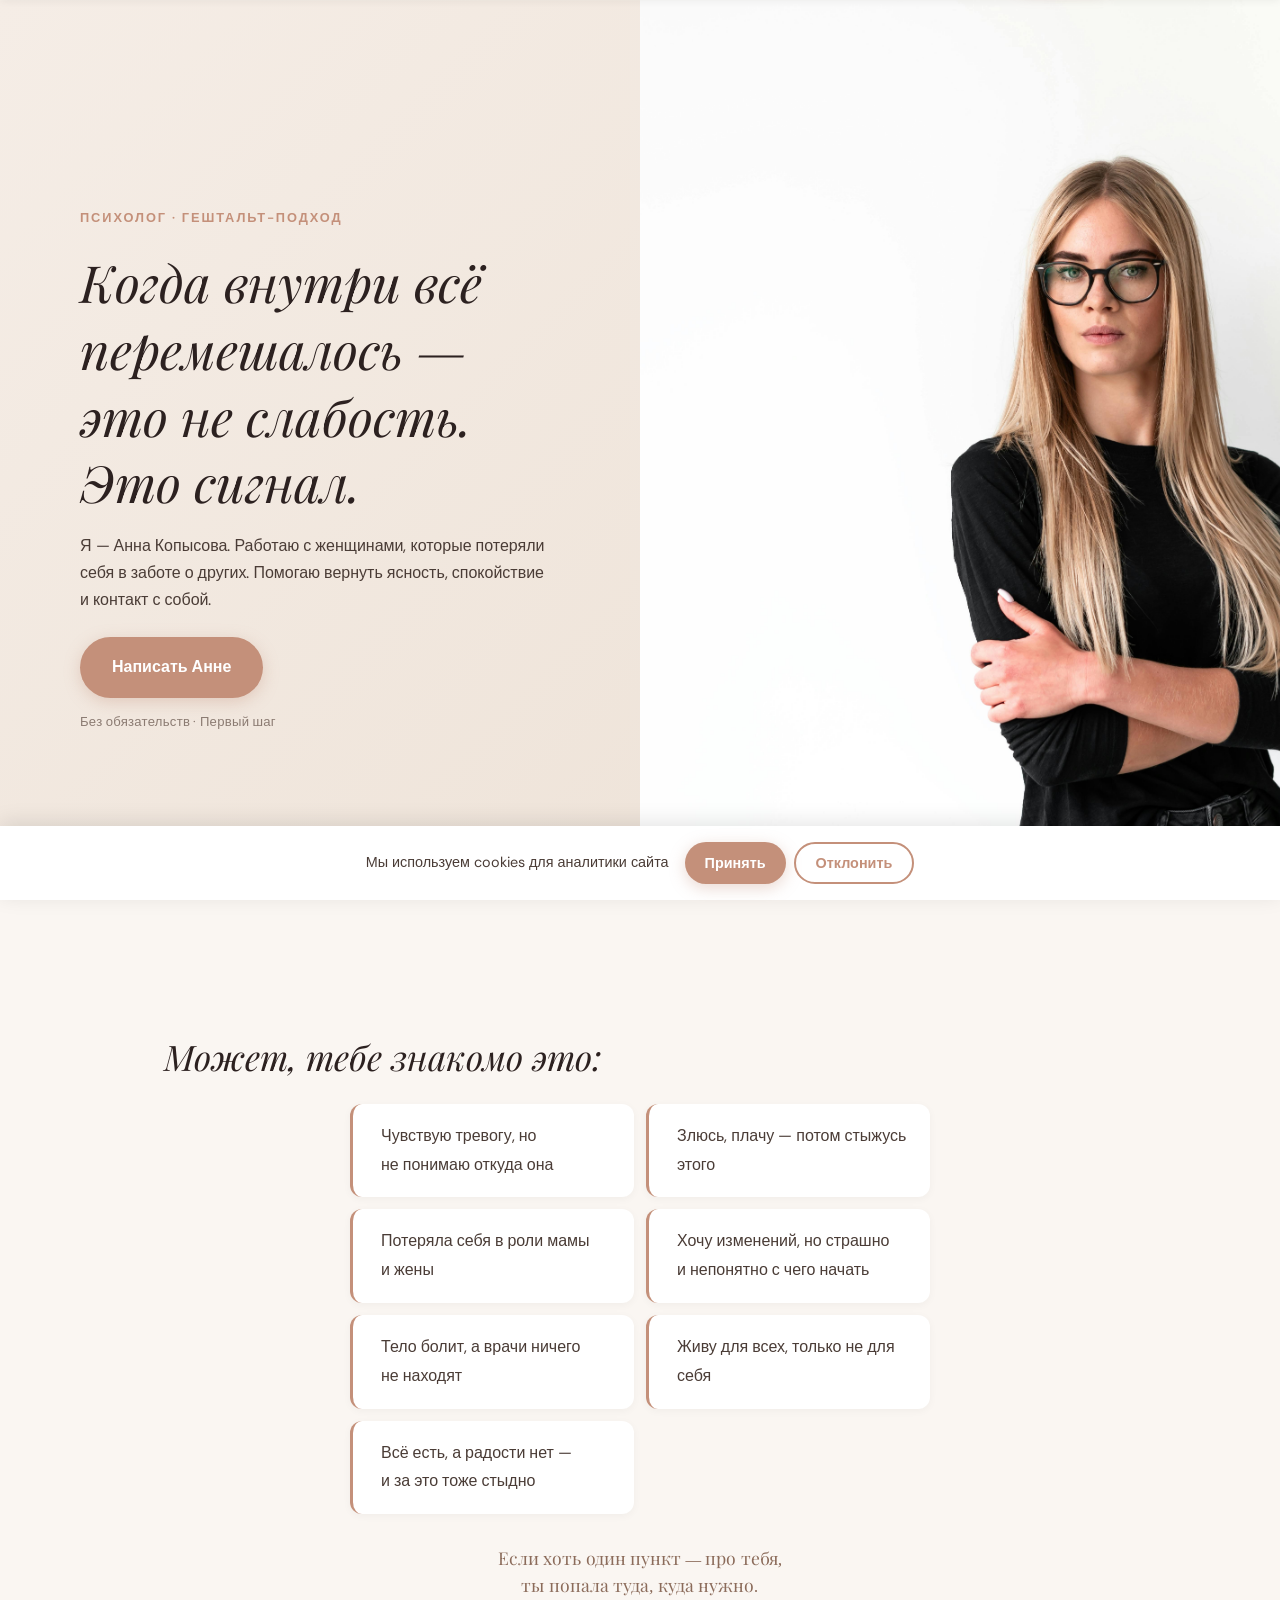
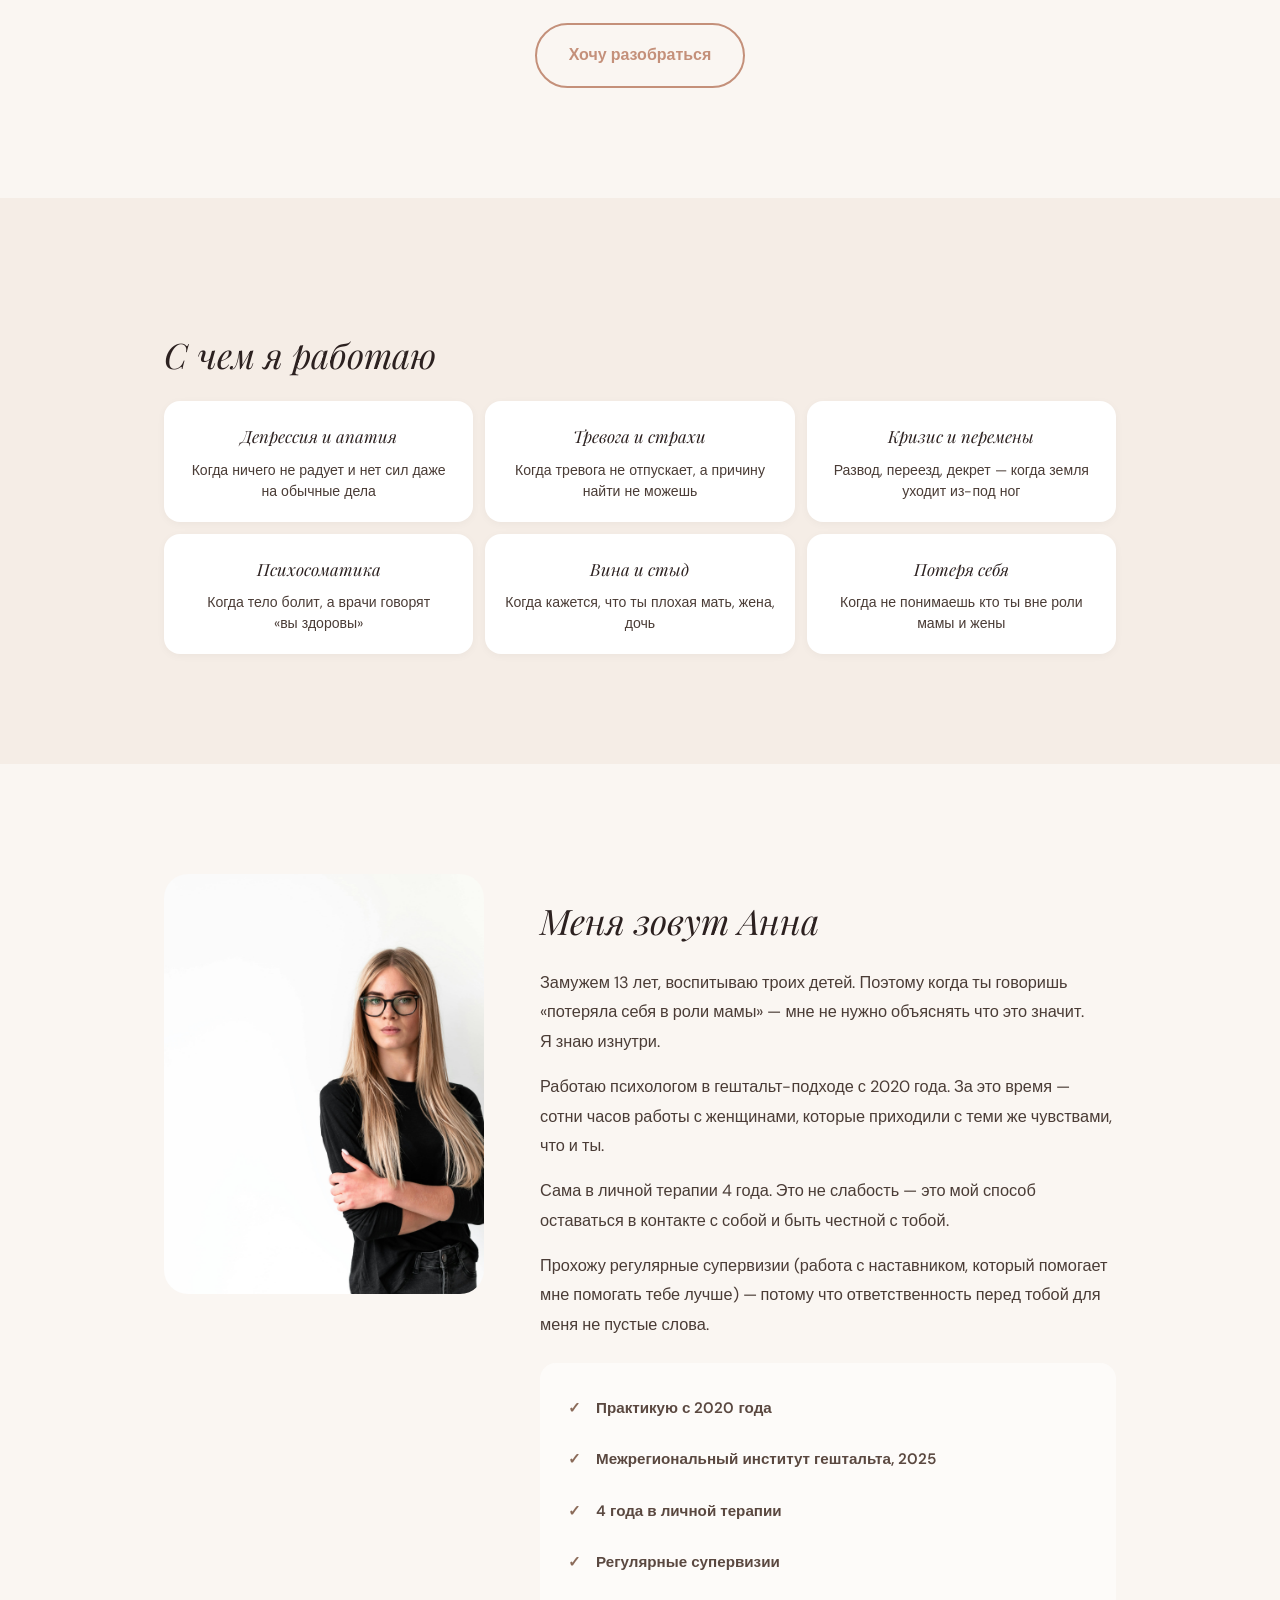
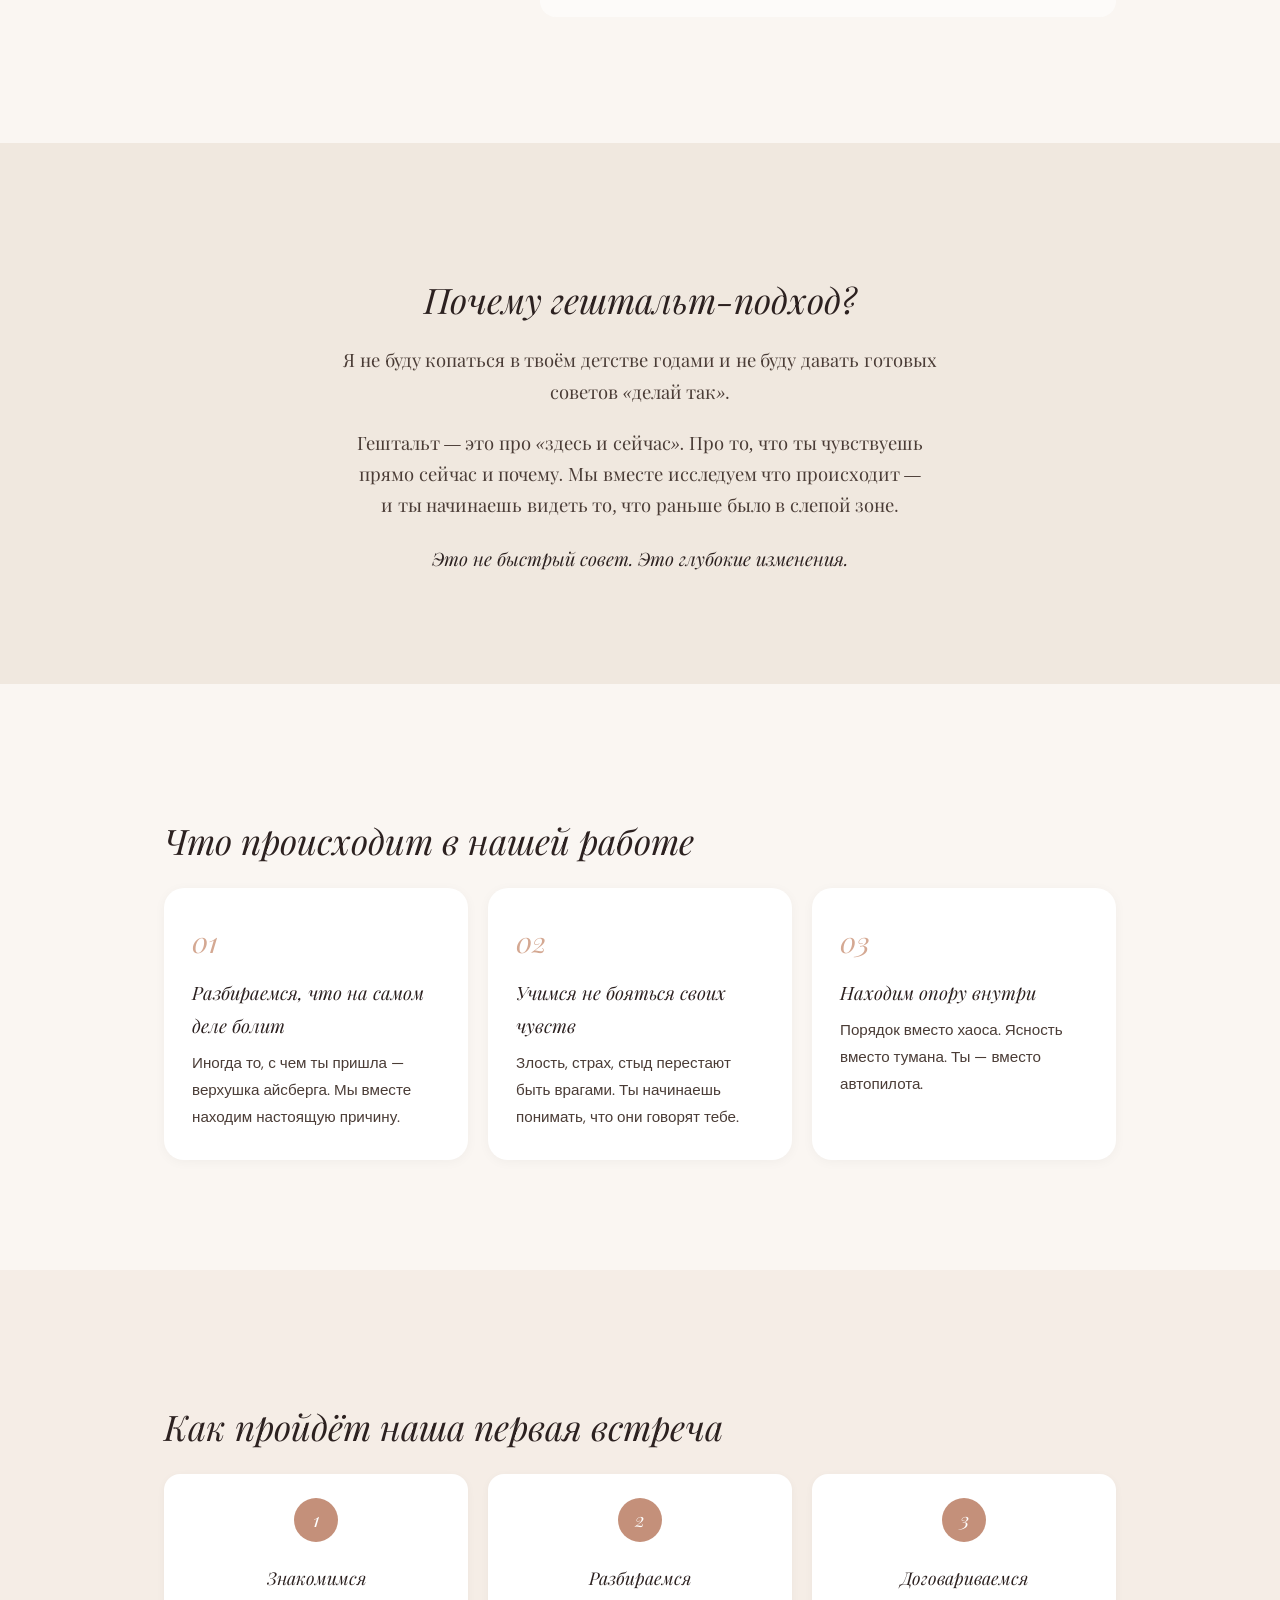
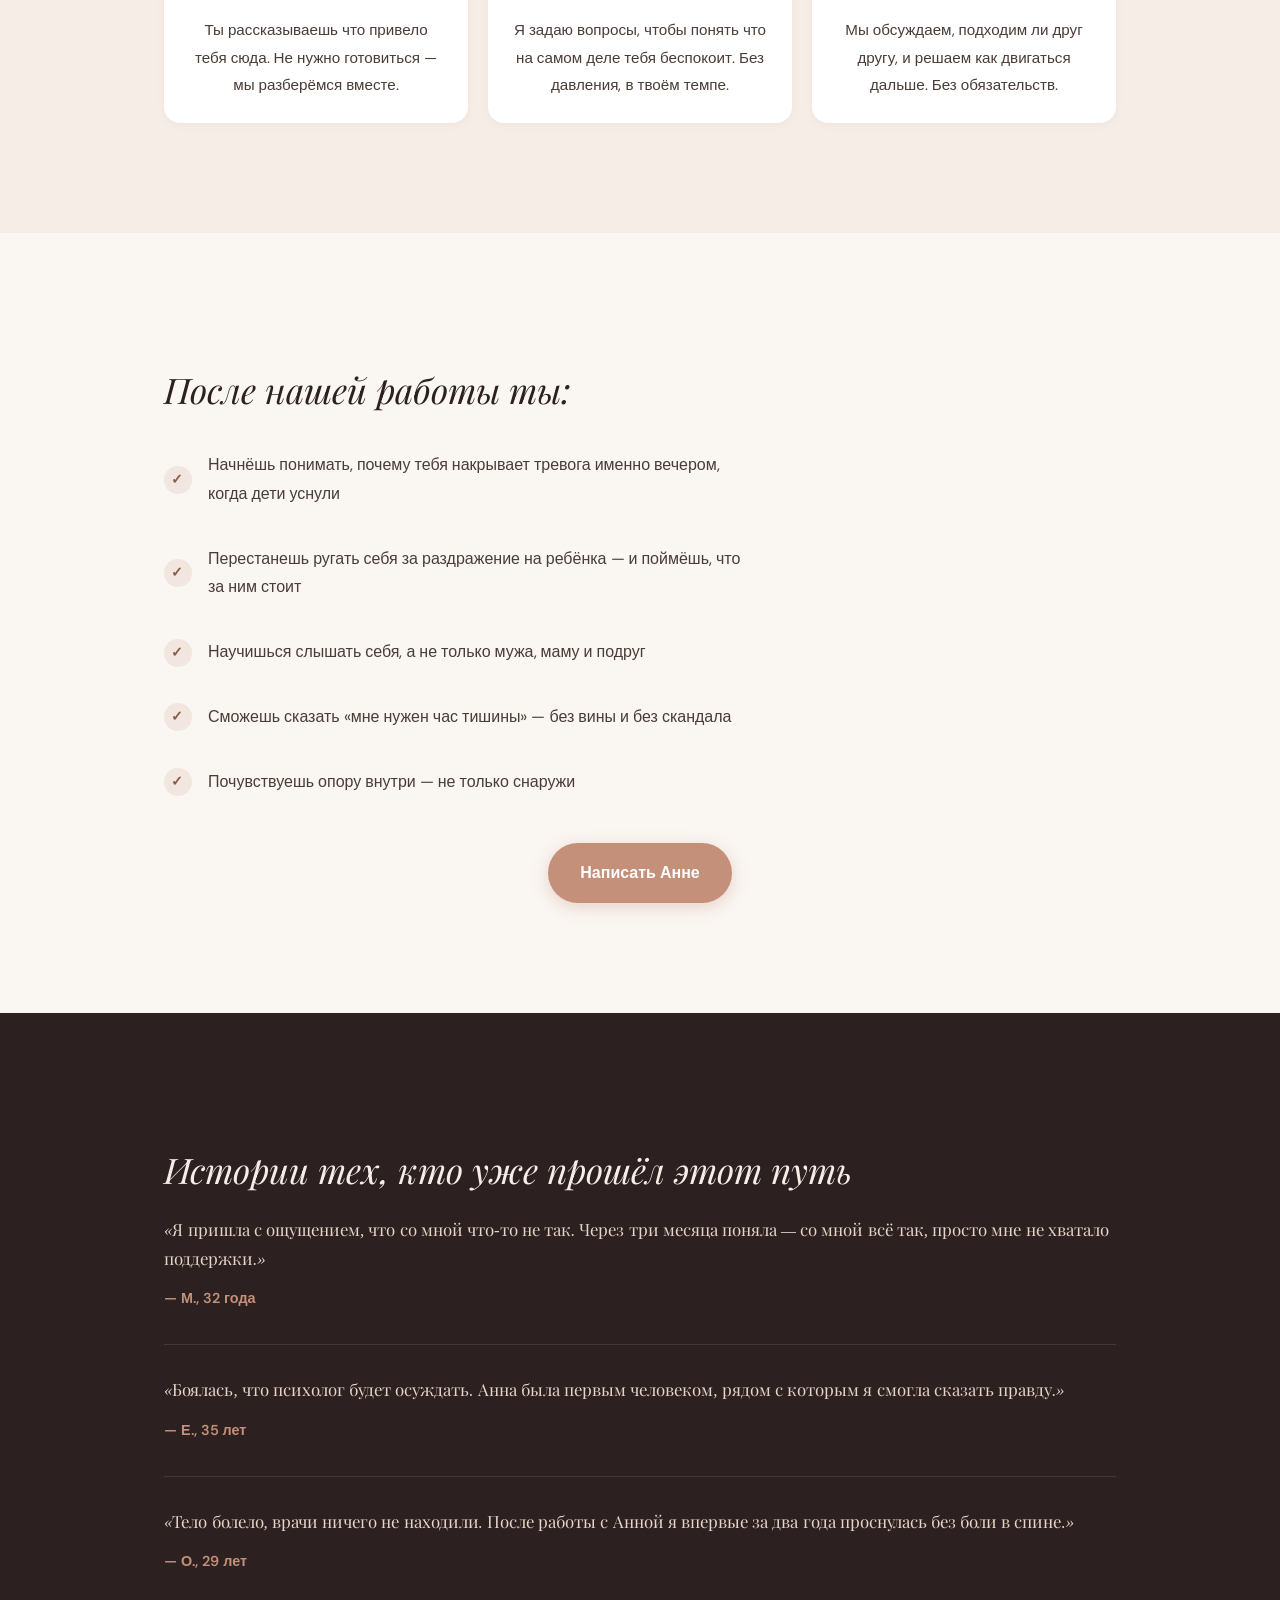
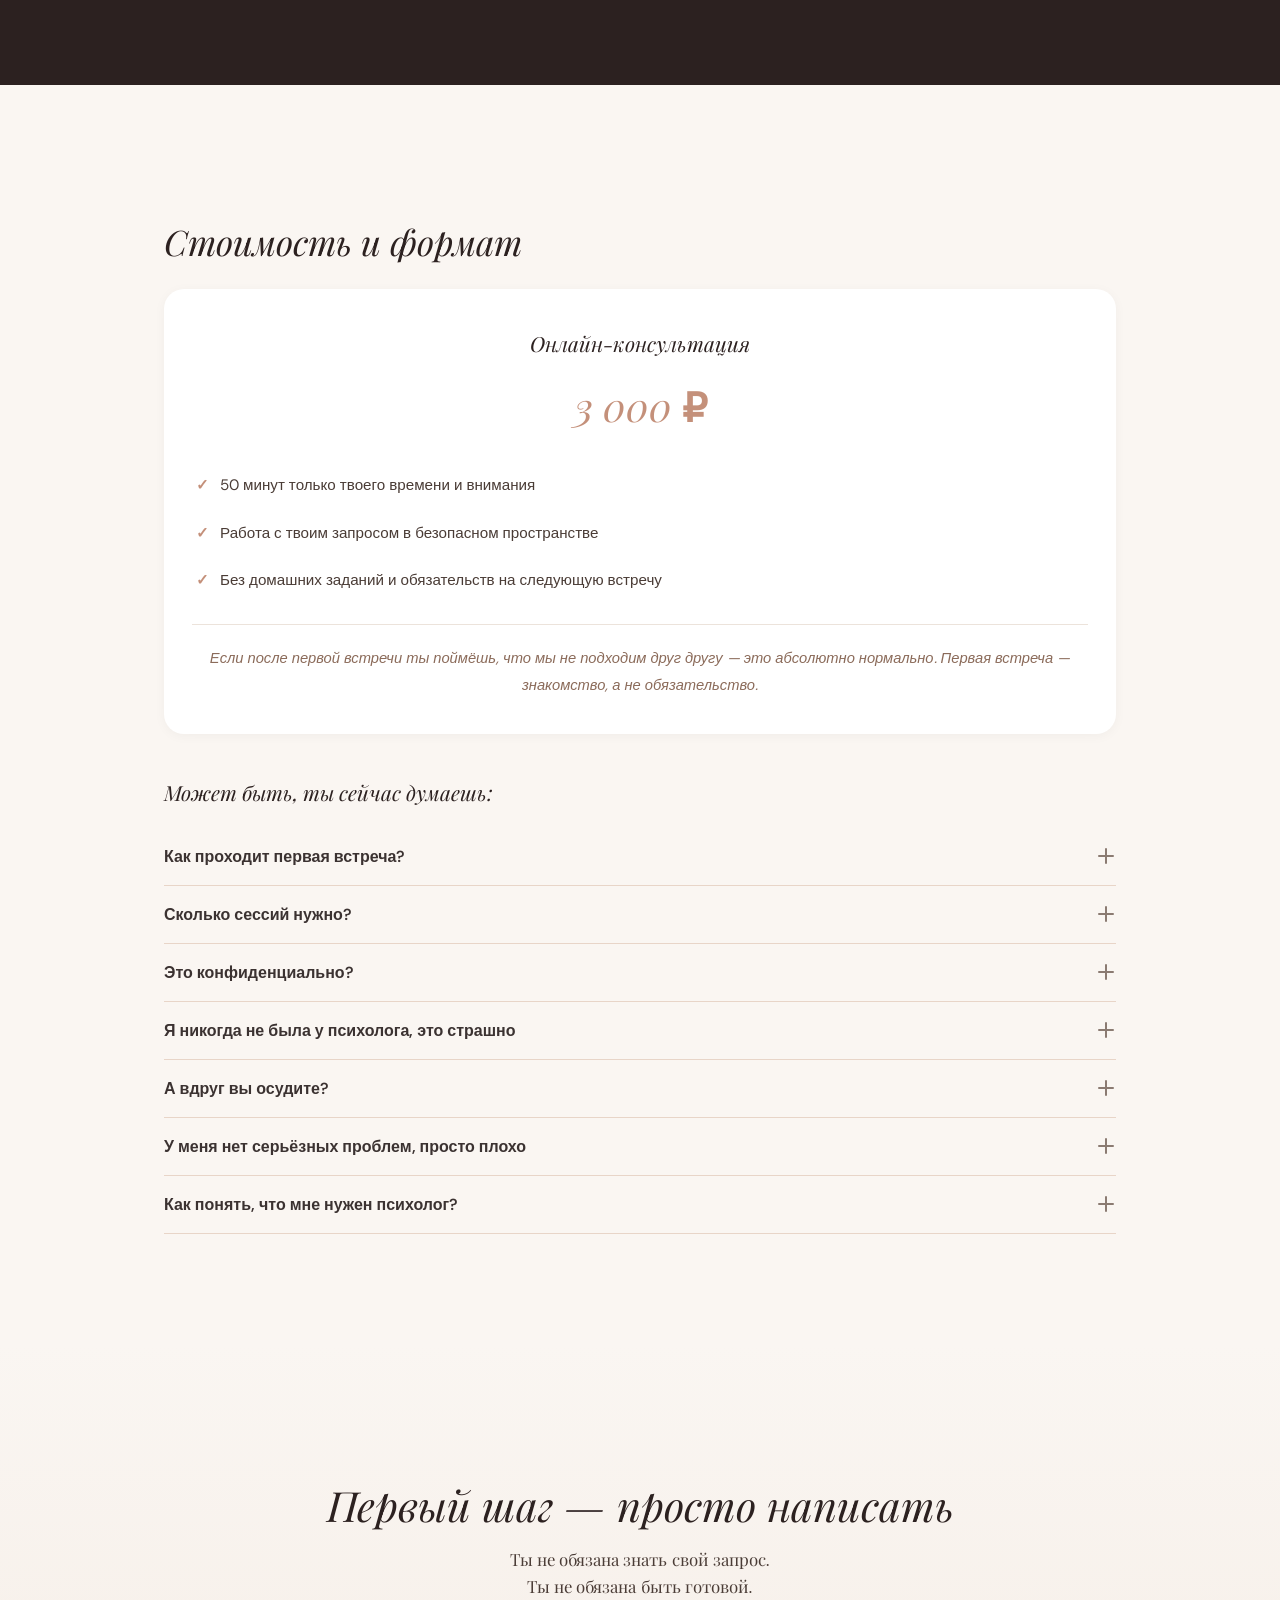
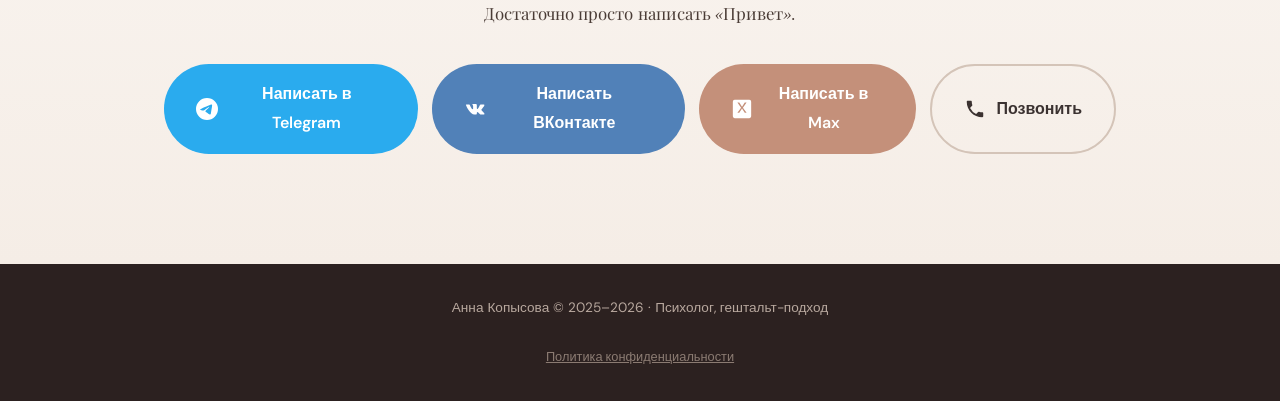
<file: src/index.html>
<!-- Лендинг: Анна Копысова — психолог, гештальт-подход -->
<!-- Версия: 2.0 (по ТЗ v2.0) -->
<!-- Дата: 10.04.2026 -->
<!DOCTYPE html>
<html lang="ru">
<head>
  <meta charset="UTF-8">
  <meta name="viewport" content="width=device-width, initial-scale=1.0">
  <title>Психолог онлайн для женщин | Анна Копысова — гештальт-терапия</title>
  <meta name="description" content="Психолог Анна Копысова. Онлайн-консультации для женщин: депрессия, тревога, кризис в отношениях, психосоматика. Гештальт-подход. Запишитесь на первую встречу.">
  <meta name="referrer" content="strict-origin-when-cross-origin">
  <meta http-equiv="X-Content-Type-Options" content="nosniff">

  <!-- Open Graph -->
  <meta property="og:type" content="website">
  <meta property="og:title" content="Психолог Анна Копысова — онлайн-консультации">
  <meta property="og:description" content="Помогаю женщинам разобраться в себе: депрессия, тревога, кризис. Гештальт-подход.">
  <meta property="og:image" content="img/anna-hero.jpg">
  <meta property="og:locale" content="ru_RU">

  <!-- Favicon -->
  <link rel="icon" href="img/favicon.svg" type="image/svg+xml">

  <!-- Preload critical fonts -->
  <link rel="preload" href="fonts/playfair-600-cyrillic.woff2" as="font" type="font/woff2" crossorigin>
  <link rel="preload" href="fonts/dmsans-cyrillic.woff2" as="font" type="font/woff2" crossorigin>

  <link rel="stylesheet" href="css/style.css">
</head>
<body>

  <!-- БЛОК 1 — ЛИПКИЙ ХЕДЕР -->
  <header class="header" id="header">
    <div class="header__inner">
      <a href="#hero" class="header__name">Анна Копысова</a>
      <nav class="header__nav">
        <a href="#about" class="header__link header__link--desktop">Обо мне</a>
        <a href="#pricing" class="header__link header__link--desktop">Стоимость</a>
        <a href="#cta" class="btn btn--primary btn--sm">Написать</a>
      </nav>
    </div>
  </header>

  <!-- БЛОК 2 — HERO (split layout) -->
  <section class="hero" id="hero">
    <div class="hero__inner">
      <div class="hero__content">
        <p class="hero__label">Психолог &middot; Гештальт-подход</p>
        <h1 class="hero__title">Когда внутри всё перемешалось&nbsp;&mdash; это&nbsp;не&nbsp;слабость. Это&nbsp;сигнал.</h1>
        <p class="hero__subtitle">Я&nbsp;&mdash; Анна Копысова. Работаю с&nbsp;женщинами, которые потеряли себя в&nbsp;заботе о&nbsp;других. Помогаю вернуть ясность, спокойствие и&nbsp;контакт с&nbsp;собой.</p>
        <div class="hero__actions">
          <a href="#cta" class="btn btn--primary">Написать Анне</a>
          <p class="hero__note">Без обязательств &middot; Первый шаг</p>
        </div>
      </div>
      <div class="hero__photo">
        <img src="img/anna-hero.jpg" alt="Психолог Анна Копысова" width="600" height="700" fetchpriority="high">
      </div>
    </div>
  </section>

  <!-- БЛОК 3 — УЗНАЁШЬ СЕБЯ? -->
  <section class="recognize" id="recognize">
    <div class="container">
      <h2 class="section-title">Может, тебе знакомо это:</h2>
      <div class="recognize__cards">
        <div class="recognize__card">Чувствую тревогу, но не&nbsp;понимаю откуда она</div>
        <div class="recognize__card">Злюсь, плачу&nbsp;&mdash; потом стыжусь этого</div>
        <div class="recognize__card">Потеряла себя в&nbsp;роли мамы и&nbsp;жены</div>
        <div class="recognize__card">Хочу изменений, но страшно и&nbsp;непонятно с&nbsp;чего начать</div>
        <div class="recognize__card">Тело болит, а&nbsp;врачи ничего не&nbsp;находят</div>
        <div class="recognize__card">Живу для всех, только не&nbsp;для себя</div>
        <div class="recognize__card">Всё есть, а&nbsp;радости нет&nbsp;&mdash; и&nbsp;за&nbsp;это тоже стыдно</div>
      </div>
      <p class="recognize__cta">Если хоть один пункт&nbsp;&mdash; про&nbsp;тебя,<br>ты&nbsp;попала туда, куда нужно.</p>
      <div class="recognize__action">
        <a href="#cta" class="btn btn--outline">Хочу разобраться</a>
      </div>
    </div>
  </section>

  <!-- БЛОК 4 — С ЧЕМ Я РАБОТАЮ -->
  <section class="specializations" id="specializations">
    <div class="container">
      <h2 class="section-title">С&nbsp;чем я&nbsp;работаю</h2>
      <div class="spec__grid">
        <div class="spec__card">
          <h3>Депрессия и&nbsp;апатия</h3>
          <p>Когда ничего не&nbsp;радует и&nbsp;нет сил даже на&nbsp;обычные дела</p>
        </div>
        <div class="spec__card">
          <h3>Тревога и&nbsp;страхи</h3>
          <p>Когда тревога не&nbsp;отпускает, а&nbsp;причину найти не&nbsp;можешь</p>
        </div>
        <div class="spec__card">
          <h3>Кризис и&nbsp;перемены</h3>
          <p>Развод, переезд, декрет&nbsp;&mdash; когда земля уходит из-под ног</p>
        </div>
        <div class="spec__card">
          <h3>Психосоматика</h3>
          <p>Когда тело болит, а&nbsp;врачи говорят &laquo;вы&nbsp;здоровы&raquo;</p>
        </div>
        <div class="spec__card">
          <h3>Вина и&nbsp;стыд</h3>
          <p>Когда кажется, что ты&nbsp;плохая мать, жена, дочь</p>
        </div>
        <div class="spec__card">
          <h3>Потеря себя</h3>
          <p>Когда не&nbsp;понимаешь кто ты&nbsp;вне роли мамы и&nbsp;жены</p>
        </div>
      </div>
    </div>
  </section>

  <!-- БЛОК 5 — КТО Я -->
  <section class="about" id="about">
    <div class="container">
      <div class="about__inner">
        <div class="about__photo">
          <img src="img/anna-hero.jpg" alt="Анна Копысова — психолог, гештальт-подход" width="280" height="350" loading="lazy" decoding="async">
        </div>
        <div class="about__text">
          <h2 class="section-title">Меня зовут Анна</h2>
          <p>Замужем 13&nbsp;лет, воспитываю троих детей. Поэтому когда ты&nbsp;говоришь &laquo;потеряла себя в&nbsp;роли мамы&raquo;&nbsp;&mdash; мне не&nbsp;нужно объяснять что это значит. Я&nbsp;знаю изнутри.</p>
          <p>Работаю психологом в&nbsp;гештальт-подходе с&nbsp;2020&nbsp;года. За&nbsp;это время&nbsp;&mdash; сотни часов работы с&nbsp;женщинами, которые приходили с&nbsp;теми&nbsp;же чувствами, что и&nbsp;ты.</p>
          <p>Сама в&nbsp;личной терапии 4&nbsp;года. Это не&nbsp;слабость&nbsp;&mdash; это мой способ оставаться в&nbsp;контакте с&nbsp;собой и&nbsp;быть честной с&nbsp;тобой.</p>
          <p>Прохожу регулярные супервизии (работа с&nbsp;наставником, который помогает мне помогать тебе лучше)&nbsp;&mdash; потому что ответственность перед тобой для меня не&nbsp;пустые слова.</p>
          <ul class="about__credentials">
            <li>Практикую с 2020 года</li>
            <li>Межрегиональный институт гештальта, 2025</li>
            <li>4 года в личной терапии</li>
            <li>Регулярные супервизии</li>
          </ul>
        </div>
      </div>
    </div>
  </section>

  <!-- БЛОК 6 — ПОЧЕМУ ГЕШТАЛЬТ? -->
  <section class="gestalt" id="gestalt">
    <div class="container">
      <h2 class="section-title">Почему гештальт-подход?</h2>
      <blockquote class="gestalt__quote">
        <p>Я&nbsp;не&nbsp;буду копаться в&nbsp;твоём детстве годами и&nbsp;не&nbsp;буду давать готовых советов &laquo;делай так&raquo;.</p>
        <p>Гештальт&nbsp;&mdash; это про &laquo;здесь и&nbsp;сейчас&raquo;. Про&nbsp;то, что ты&nbsp;чувствуешь прямо сейчас и&nbsp;почему. Мы&nbsp;вместе исследуем что происходит&nbsp;&mdash; и&nbsp;ты&nbsp;начинаешь видеть то, что раньше было в&nbsp;слепой зоне.</p>
        <p>Это не&nbsp;быстрый совет. Это глубокие изменения.</p>
      </blockquote>
    </div>
  </section>

  <!-- БЛОК 7 — КАК Я ПОМОГАЮ -->
  <section class="process" id="process">
    <div class="container">
      <h2 class="section-title">Что происходит в&nbsp;нашей работе</h2>
      <div class="process__steps">
        <div class="process__step">
          <span class="process__number">01</span>
          <h3>Разбираемся, что на&nbsp;самом деле болит</h3>
          <p>Иногда то, с&nbsp;чем ты&nbsp;пришла&nbsp;&mdash; верхушка айсберга. Мы&nbsp;вместе находим настоящую причину.</p>
        </div>
        <div class="process__step">
          <span class="process__number">02</span>
          <h3>Учимся не&nbsp;бояться своих чувств</h3>
          <p>Злость, страх, стыд перестают быть врагами. Ты&nbsp;начинаешь понимать, что они говорят тебе.</p>
        </div>
        <div class="process__step">
          <span class="process__number">03</span>
          <h3>Находим опору внутри</h3>
          <p>Порядок вместо хаоса. Ясность вместо тумана. Ты&nbsp;&mdash; вместо автопилота.</p>
        </div>
      </div>
    </div>
  </section>

  <!-- БЛОК 8 — КАК ПРОЙДЁТ ПЕРВАЯ ВСТРЕЧА -->
  <section class="first-session" id="first-session">
    <div class="container">
      <h2 class="section-title">Как пройдёт наша первая встреча</h2>
      <div class="session__steps">
        <div class="session__step">
          <span class="session__number">1</span>
          <h3>Знакомимся</h3>
          <p>Ты&nbsp;рассказываешь что привело тебя сюда. Не&nbsp;нужно готовиться&nbsp;&mdash; мы&nbsp;разберёмся вместе.</p>
        </div>
        <div class="session__step">
          <span class="session__number">2</span>
          <h3>Разбираемся</h3>
          <p>Я&nbsp;задаю вопросы, чтобы понять что на&nbsp;самом деле тебя беспокоит. Без давления, в&nbsp;твоём темпе.</p>
        </div>
        <div class="session__step">
          <span class="session__number">3</span>
          <h3>Договариваемся</h3>
          <p>Мы&nbsp;обсуждаем, подходим&nbsp;ли друг другу, и&nbsp;решаем как двигаться дальше. Без обязательств.</p>
        </div>
      </div>
    </div>
  </section>

  <!-- БЛОК 9 — РЕЗУЛЬТАТ -->
  <section class="results" id="results">
    <div class="container">
      <h2 class="section-title">После нашей работы ты:</h2>
      <ul class="results__list">
        <li>Начнёшь понимать, почему тебя накрывает тревога именно вечером, когда дети уснули</li>
        <li>Перестанешь ругать себя за&nbsp;раздражение на&nbsp;ребёнка&nbsp;&mdash; и&nbsp;поймёшь, что за&nbsp;ним стоит</li>
        <li>Научишься слышать себя, а&nbsp;не&nbsp;только мужа, маму и&nbsp;подруг</li>
        <li>Сможешь сказать &laquo;мне нужен час тишины&raquo;&nbsp;&mdash; без вины и&nbsp;без скандала</li>
        <li>Почувствуешь опору внутри&nbsp;&mdash; не&nbsp;только снаружи</li>
      </ul>
      <div class="results__action">
        <a href="#cta" class="btn btn--primary">Написать Анне</a>
      </div>
    </div>
  </section>

  <!-- БЛОК 10 — ИСТОРИИ КЛИЕНТОК -->
  <section class="testimonials" id="testimonials">
    <div class="container">
      <h2 class="section-title section-title--light">Истории тех, кто уже прошёл этот путь</h2>
      <div class="testimonials__list">
        <div class="testimonial">
          <blockquote class="testimonial__quote">&laquo;Я&nbsp;пришла с&nbsp;ощущением, что со&nbsp;мной что-то не&nbsp;так. Через три месяца поняла&nbsp;&mdash; со&nbsp;мной всё так, просто мне не&nbsp;хватало поддержки.&raquo;</blockquote>
          <p class="testimonial__author">&mdash; М., 32&nbsp;года</p>
        </div>
        <div class="testimonial">
          <blockquote class="testimonial__quote">&laquo;Боялась, что психолог будет осуждать. Анна была первым человеком, рядом с&nbsp;которым я&nbsp;смогла сказать правду.&raquo;</blockquote>
          <p class="testimonial__author">&mdash; Е., 35&nbsp;лет</p>
        </div>
        <div class="testimonial">
          <blockquote class="testimonial__quote">&laquo;Тело болело, врачи ничего не&nbsp;находили. После работы с&nbsp;Анной я&nbsp;впервые за&nbsp;два года проснулась без боли в&nbsp;спине.&raquo;</blockquote>
          <p class="testimonial__author">&mdash; О., 29&nbsp;лет</p>
        </div>
      </div>
    </div>
  </section>

  <!-- БЛОК 11 — СТОИМОСТЬ И ФОРМАТ -->
  <section class="pricing" id="pricing">
    <div class="container">
      <h2 class="section-title">Стоимость и&nbsp;формат</h2>
      <div class="pricing__card">
        <p class="pricing__format">Онлайн-консультация</p>
        <p class="pricing__price">3 000 &#8381;</p>
        <ul class="pricing__value">
          <li>50&nbsp;минут только твоего времени и&nbsp;внимания</li>
          <li>Работа с&nbsp;твоим запросом в&nbsp;безопасном пространстве</li>
          <li>Без домашних заданий и&nbsp;обязательств на&nbsp;следующую встречу</li>
        </ul>
        <p class="pricing__guarantee">Если после первой встречи ты&nbsp;поймёшь, что мы&nbsp;не&nbsp;подходим друг другу&nbsp;&mdash; это абсолютно нормально. Первая встреча&nbsp;&mdash; знакомство, а&nbsp;не&nbsp;обязательство.</p>
      </div>

      <h3 class="faq-title">Может быть, ты&nbsp;сейчас думаешь:</h3>
      <div class="accordion">
        <div class="accordion__item">
          <button class="accordion__trigger" aria-expanded="false">
            <span>Как проходит первая встреча?</span>
            <span class="accordion__icon"></span>
          </button>
          <div class="accordion__content">
            <p>Мы&nbsp;знакомимся, ты&nbsp;рассказываешь с&nbsp;чем пришла. Никакого давления и&nbsp;готовых ответов сразу&nbsp;&mdash; просто разговор в&nbsp;безопасном пространстве.</p>
          </div>
        </div>
        <div class="accordion__item">
          <button class="accordion__trigger" aria-expanded="false">
            <span>Сколько сессий нужно?</span>
            <span class="accordion__icon"></span>
          </button>
          <div class="accordion__content">
            <p>Зависит от&nbsp;запроса. Обычно начинаем видеть изменения через 6&ndash;8&nbsp;встреч. Всё&nbsp;индивидуально&nbsp;&mdash; мы&nbsp;обсудим это вместе.</p>
          </div>
        </div>
        <div class="accordion__item">
          <button class="accordion__trigger" aria-expanded="false">
            <span>Это конфиденциально?</span>
            <span class="accordion__icon"></span>
          </button>
          <div class="accordion__content">
            <p>Да. То, что ты&nbsp;говоришь на&nbsp;сессии&nbsp;&mdash; остаётся только между нами. Это&nbsp;базовый этический принцип моей работы.</p>
          </div>
        </div>
        <div class="accordion__item">
          <button class="accordion__trigger" aria-expanded="false">
            <span>Я никогда не была у психолога, это страшно</span>
            <span class="accordion__icon"></span>
          </button>
          <div class="accordion__content">
            <p>Первый раз всегда немного страшно. Именно поэтому первая встреча&nbsp;&mdash; это просто знакомство, без обязательств. Мы&nbsp;идём в&nbsp;твоём темпе.</p>
          </div>
        </div>
        <div class="accordion__item">
          <button class="accordion__trigger" aria-expanded="false">
            <span>А вдруг вы осудите?</span>
            <span class="accordion__icon"></span>
          </button>
          <div class="accordion__content">
            <p>Моя работа&nbsp;&mdash; не&nbsp;оценивать, а&nbsp;понимать. Здесь нет правильных и&nbsp;неправильных чувств. Ты&nbsp;можешь быть собой.</p>
          </div>
        </div>
        <div class="accordion__item">
          <button class="accordion__trigger" aria-expanded="false">
            <span>У меня нет серьёзных проблем, просто плохо</span>
            <span class="accordion__icon"></span>
          </button>
          <div class="accordion__content">
            <p>&laquo;Просто плохо&raquo;&nbsp;&mdash; это уже достаточная причина. Не&nbsp;нужно ждать кризиса, чтобы позаботиться о&nbsp;себе.</p>
          </div>
        </div>
        <div class="accordion__item">
          <button class="accordion__trigger" aria-expanded="false">
            <span>Как понять, что мне нужен психолог?</span>
            <span class="accordion__icon"></span>
          </button>
          <div class="accordion__content">
            <p>Если ты&nbsp;читаешь эту страницу&nbsp;&mdash; скорее всего, уже пора. Доверяй себе.</p>
          </div>
        </div>
      </div>
    </div>
  </section>

  <!-- БЛОК 12 — ФИНАЛЬНЫЙ CTA -->
  <section class="cta" id="cta">
    <div class="container">
      <h2 class="cta__title">Первый шаг&nbsp;&mdash; просто написать</h2>
      <p class="cta__pretext">Ты&nbsp;не&nbsp;обязана знать свой запрос.<br>Ты&nbsp;не&nbsp;обязана быть готовой.<br>Достаточно просто написать &laquo;Привет&raquo;.</p>
      <div class="cta__buttons">
        <a href="#" class="btn btn--telegram" target="_blank" rel="noopener noreferrer">
          <svg class="btn__icon" viewBox="0 0 24 24" width="22" height="22" fill="currentColor"><path d="M11.944 0A12 12 0 0 0 0 12a12 12 0 0 0 12 12 12 12 0 0 0 12-12A12 12 0 0 0 12 0a12 12 0 0 0-.056 0zm4.962 7.224c.1-.002.321.023.465.14a.506.506 0 0 1 .171.325c.016.093.036.306.02.472-.18 1.898-.962 6.502-1.36 8.627-.168.9-.499 1.201-.82 1.23-.696.065-1.225-.46-1.9-.902-1.056-.693-1.653-1.124-2.678-1.8-1.185-.78-.417-1.21.258-1.91.177-.184 3.247-2.977 3.307-3.23.007-.032.014-.15-.056-.212s-.174-.041-.249-.024c-.106.024-1.793 1.14-5.061 3.345-.48.33-.913.49-1.302.48-.428-.008-1.252-.241-1.865-.44-.752-.245-1.349-.374-1.297-.789.027-.216.325-.437.893-.663 3.498-1.524 5.83-2.529 6.998-3.014 3.332-1.386 4.025-1.627 4.476-1.635z"/></svg>
          Написать в Telegram
        </a>
        <a href="#" class="btn btn--vk" target="_blank" rel="noopener noreferrer">
          <svg class="btn__icon" viewBox="0 0 24 24" width="22" height="22" fill="currentColor"><path d="M21.547 7h-3.29a.743.743 0 0 0-.655.392s-1.312 2.416-1.734 3.23C14.734 12.813 14 12.126 14 11.11V7.603A1.104 1.104 0 0 0 12.896 6.5h-2.474a1.982 1.982 0 0 0-1.75.813s1.255-.204 1.255 1.49c0 .42.022 1.626.04 2.64a.73.73 0 0 1-1.272.503 21.54 21.54 0 0 1-2.498-4.543.693.693 0 0 0-.63-.403h-2.99a.508.508 0 0 0-.48.685C3.005 10.175 6.918 18 11.38 18h1.878a.742.742 0 0 0 .742-.742v-1.135a.73.73 0 0 1 1.23-.53l2.247 2.112a1.09 1.09 0 0 0 .746.295h2.953c1.424 0 1.424-.988.647-1.753-.546-.538-2.518-2.617-2.518-2.617a1.02 1.02 0 0 1-.078-1.323c.637-.84 1.68-2.212 2.122-2.8.603-.804 1.697-2.507.197-2.507z"/></svg>
          Написать ВКонтакте
        </a>
        <a href="#" class="btn btn--max" target="_blank" rel="noopener noreferrer">
          <svg class="btn__icon" viewBox="0 0 24 24" width="22" height="22" fill="currentColor"><path d="M20 2H4a2 2 0 0 0-2 2v16a2 2 0 0 0 2 2h16a2 2 0 0 0 2-2V4a2 2 0 0 0-2-2zm-3 14h-2l-3-4.5L9 16H7l4-5.5L7 5h2l3 4.5L15 5h2l-4 5.5z"/></svg>
          Написать в Max
        </a>
        <a href="tel:+7XXXXXXXXXX" class="btn btn--phone">
          <svg class="btn__icon" viewBox="0 0 24 24" width="22" height="22" fill="currentColor"><path d="M6.62 10.79a15.053 15.053 0 0 0 6.59 6.59l2.2-2.2a1.003 1.003 0 0 1 1.01-.24c1.12.37 2.33.57 3.57.57.55 0 1 .45 1 1V20c0 .55-.45 1-1 1-9.39 0-17-7.61-17-17 0-.55.45-1 1-1h3.5c.55 0 1 .45 1 1 0 1.25.2 2.45.57 3.57.1.31.03.66-.25 1.02l-2.2 2.2z"/></svg>
          Позвонить
        </a>
      </div>
    </div>
  </section>

  <!-- БЛОК 13 — FOOTER -->
  <footer class="footer">
    <div class="container">
      <p>Анна Копысова &copy; 2025&ndash;2026 &middot; Психолог, гештальт-подход</p>
      <a href="privacy.html" class="footer__link">Политика конфиденциальности</a>
    </div>
  </footer>

  <!-- STICKY CTA MOBILE -->
  <div class="sticky-cta" id="stickyCta">
    <a href="#cta" class="btn btn--primary btn--full">Написать Анне</a>
  </div>

  <!-- COOKIE BANNER -->
  <div class="cookie-banner" id="cookieBanner">
    <p class="cookie-banner__text">Мы&nbsp;используем cookies для аналитики сайта</p>
    <div class="cookie-banner__buttons">
      <button class="btn btn--sm btn--primary" id="cookieAccept">Принять</button>
      <button class="btn btn--sm btn--outline" id="cookieReject">Отклонить</button>
    </div>
  </div>

  <!-- Schema.org -->
  <script type="application/ld+json">
  {
    "@context": "https://schema.org",
    "@type": "ProfessionalService",
    "name": "Психолог Анна Копысова",
    "description": "Психолог, гештальт-подход. Онлайн-консультации для женщин.",
    "priceRange": "3000 RUB",
    "provider": {
      "@type": "Person",
      "name": "Анна Копысова",
      "jobTitle": "Психолог",
      "alumniOf": {
        "@type": "EducationalOrganization",
        "name": "Межрегиональный институт гештальта"
      },
      "knowsAbout": ["гештальт-терапия", "депрессия", "тревога", "психосоматика", "кризис в отношениях"]
    },
    "hasOfferCatalog": {
      "@type": "OfferCatalog",
      "itemListElement": [{
        "@type": "Offer",
        "name": "Онлайн-консультация",
        "description": "Индивидуальная онлайн-консультация, 50 минут",
        "price": "3000",
        "priceCurrency": "RUB"
      }]
    }
  }
  </script>
  <script type="application/ld+json">
  {
    "@context": "https://schema.org",
    "@type": "FAQPage",
    "mainEntity": [
      {"@type": "Question", "name": "Как проходит первая встреча с психологом?", "acceptedAnswer": {"@type": "Answer", "text": "Мы знакомимся, вы рассказываете с чем пришли. Никакого давления — просто разговор в безопасном пространстве."}},
      {"@type": "Question", "name": "Сколько сессий нужно?", "acceptedAnswer": {"@type": "Answer", "text": "Зависит от запроса. Обычно изменения через 6–8 встреч. Всё индивидуально."}},
      {"@type": "Question", "name": "Это конфиденциально?", "acceptedAnswer": {"@type": "Answer", "text": "Да. То, что вы говорите на сессии — остаётся только между нами."}},
      {"@type": "Question", "name": "Как понять, что мне нужен психолог?", "acceptedAnswer": {"@type": "Answer", "text": "Если вы читаете эту страницу — скорее всего, уже пора. Доверяйте себе."}}
    ]
  }
  </script>

  <script src="js/script.js" defer></script>
</body>
</html>
</file>
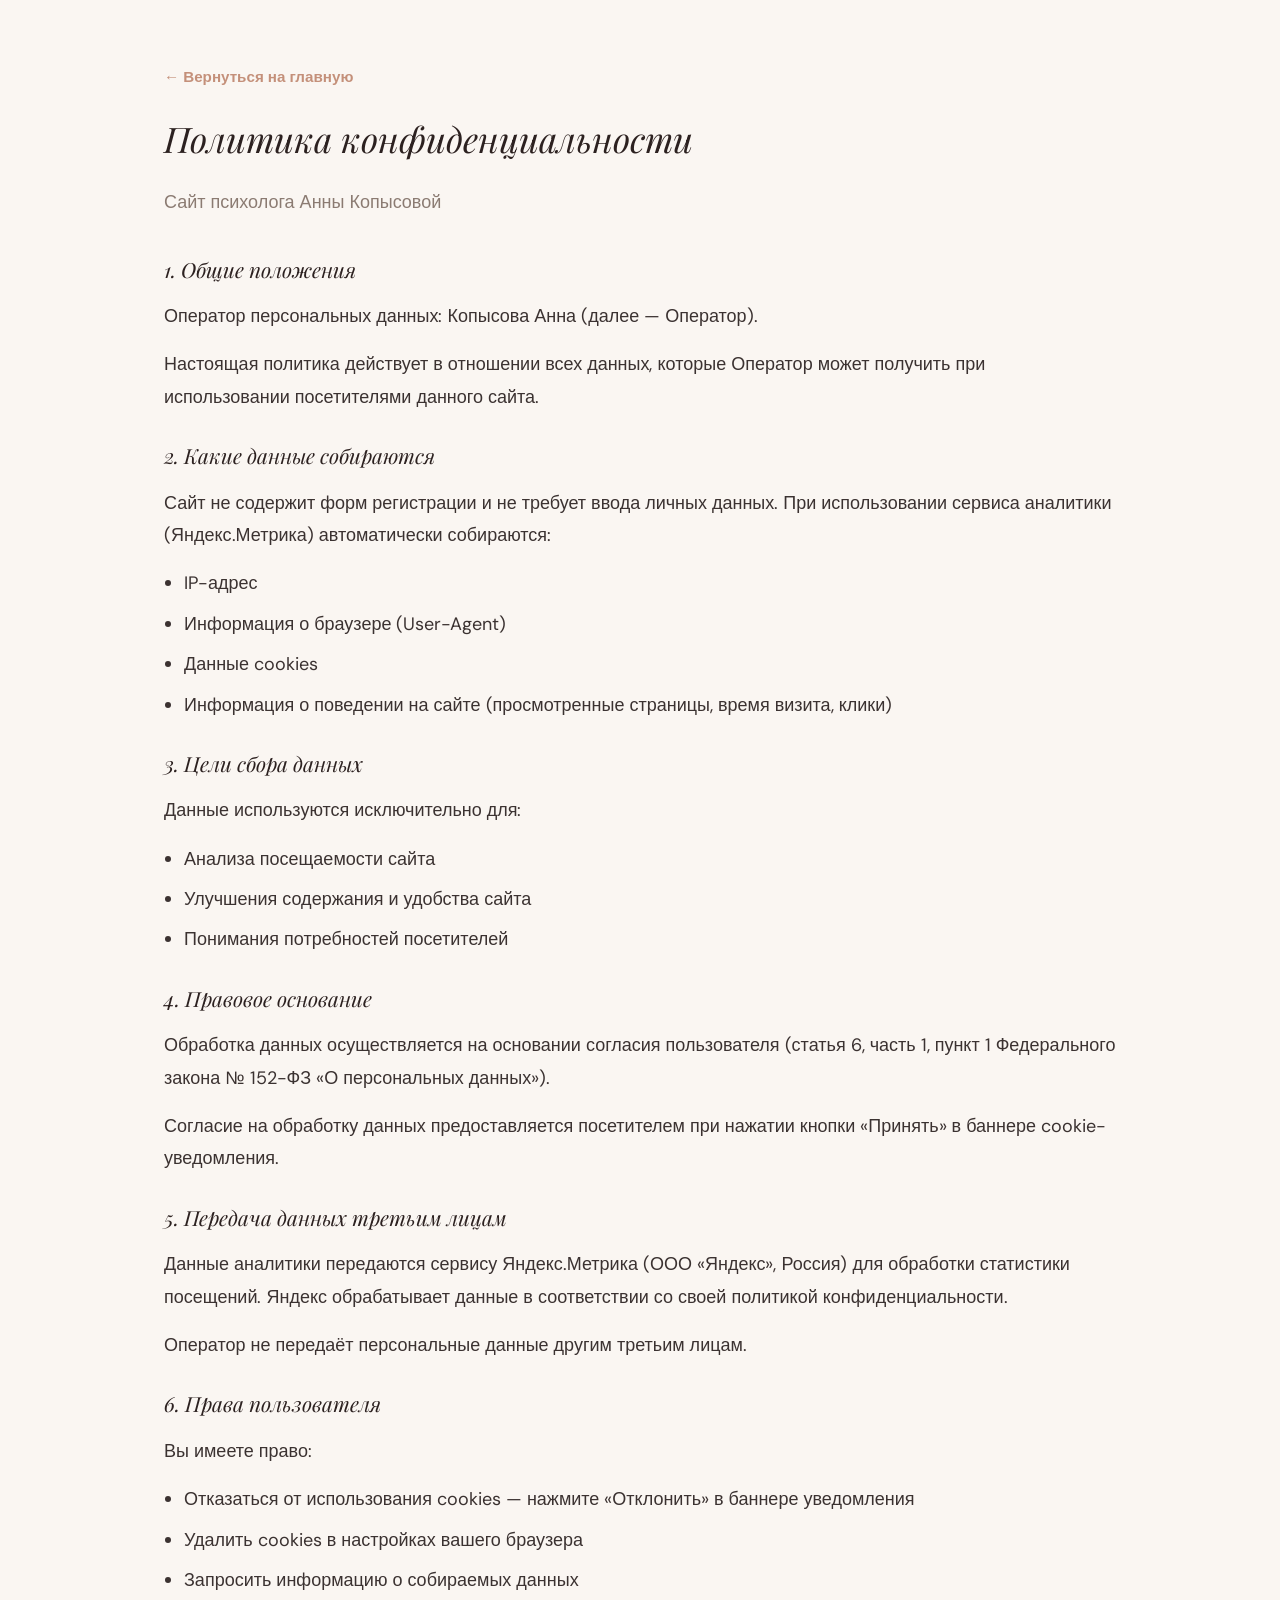
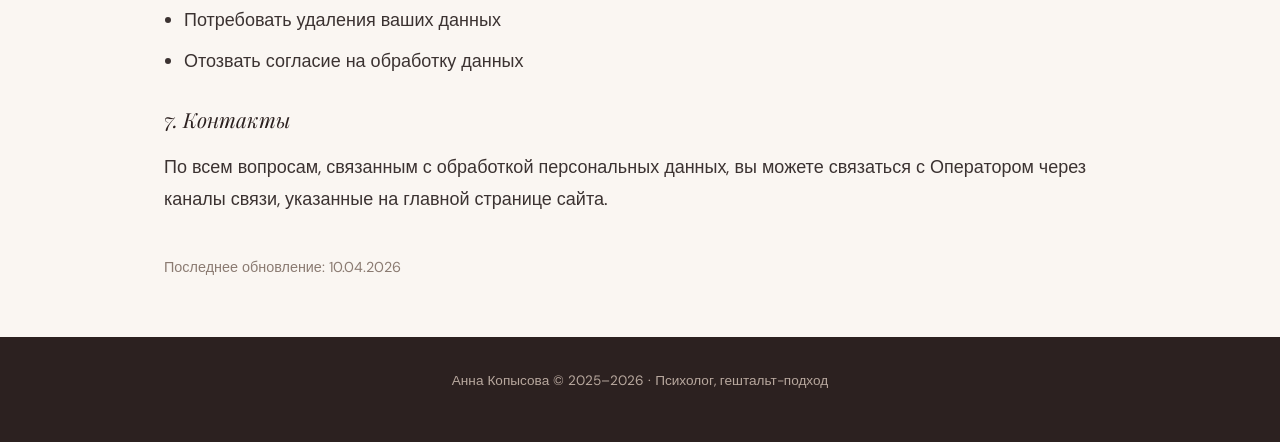
<file: src/privacy.html>
<!-- Политика конфиденциальности: Анна Копысова -->
<!-- Версия: 2.0 (по ТЗ v2.0) -->
<!-- Дата: 10.04.2026 -->
<!DOCTYPE html>
<html lang="ru">
<head>
  <meta charset="UTF-8">
  <meta name="viewport" content="width=device-width, initial-scale=1.0">
  <title>Политика конфиденциальности | Анна Копысова</title>
  <meta name="robots" content="noindex, nofollow">
  <link rel="icon" href="img/favicon.svg" type="image/svg+xml">
  <link rel="stylesheet" href="css/style.css">
</head>
<body>

  <section class="privacy" style="padding: 60px 0 40px;">
    <div class="container">
      <a href="index.html" class="privacy__back">&larr; Вернуться на главную</a>
      <h1 class="section-title" style="margin-top: 24px;">Политика конфиденциальности</h1>
      <p style="color: #8b7b72; margin-bottom: 32px;">Сайт психолога Анны Копысовой</p>

      <h2>1. Общие положения</h2>
      <p>Оператор персональных данных: Копысова Анна (далее — Оператор).</p>
      <p>Настоящая политика действует в отношении всех данных, которые Оператор может получить при использовании посетителями данного сайта.</p>

      <h2>2. Какие данные собираются</h2>
      <p>Сайт не содержит форм регистрации и не требует ввода личных данных. При использовании сервиса аналитики (Яндекс.Метрика) автоматически собираются:</p>
      <ul>
        <li>IP-адрес</li>
        <li>Информация о браузере (User-Agent)</li>
        <li>Данные cookies</li>
        <li>Информация о поведении на сайте (просмотренные страницы, время визита, клики)</li>
      </ul>

      <h2>3. Цели сбора данных</h2>
      <p>Данные используются исключительно для:</p>
      <ul>
        <li>Анализа посещаемости сайта</li>
        <li>Улучшения содержания и удобства сайта</li>
        <li>Понимания потребностей посетителей</li>
      </ul>

      <h2>4. Правовое основание</h2>
      <p>Обработка данных осуществляется на основании согласия пользователя (статья 6, часть 1, пункт 1 Федерального закона № 152-ФЗ «О персональных данных»).</p>
      <p>Согласие на обработку данных предоставляется посетителем при нажатии кнопки «Принять» в баннере cookie-уведомления.</p>

      <h2>5. Передача данных третьим лицам</h2>
      <p>Данные аналитики передаются сервису Яндекс.Метрика (ООО «Яндекс», Россия) для обработки статистики посещений. Яндекс обрабатывает данные в соответствии со своей политикой конфиденциальности.</p>
      <p>Оператор не передаёт персональные данные другим третьим лицам.</p>

      <h2>6. Права пользователя</h2>
      <p>Вы имеете право:</p>
      <ul>
        <li>Отказаться от использования cookies — нажмите «Отклонить» в баннере уведомления</li>
        <li>Удалить cookies в настройках вашего браузера</li>
        <li>Запросить информацию о собираемых данных</li>
        <li>Потребовать удаления ваших данных</li>
        <li>Отозвать согласие на обработку данных</li>
      </ul>

      <h2>7. Контакты</h2>
      <p>По всем вопросам, связанным с обработкой персональных данных, вы можете связаться с Оператором через каналы связи, указанные на главной странице сайта.</p>

      <p style="color: #8b7b72; margin-top: 40px; font-size: 0.9rem;">Последнее обновление: 10.04.2026</p>
    </div>
  </section>

  <footer class="footer">
    <div class="container">
      <p>Анна Копысова &copy; 2025&ndash;2026 &middot; Психолог, гештальт-подход</p>
    </div>
  </footer>

</body>
</html>
</file>
<file: src/css/style.css>
/* =============================================
   Анна Копысова — Лендинг
   Тёплый минимализм, mobile-first
   Версия: 2.0 (по ТЗ v2.0)
   Дата: 10.04.2026
   ============================================= */

/* --- Fonts (local) --- */
@font-face {
  font-family: 'Playfair Display';
  src: url('../fonts/playfair-600-cyrillic.woff2') format('woff2');
  font-weight: 600;
  font-style: normal;
  font-display: swap;
  unicode-range: U+0301, U+0400-045F, U+0490-0491, U+04B0-04B1, U+2116;
}
@font-face {
  font-family: 'Playfair Display';
  src: url('../fonts/playfair-600-latin.woff2') format('woff2');
  font-weight: 600;
  font-style: normal;
  font-display: swap;
  unicode-range: U+0000-00FF, U+0131, U+0152-0153, U+02BB-02BC, U+02C6, U+02DA, U+02DC, U+2000-206F, U+20AC, U+2122, U+2191, U+2193, U+2212, U+2215, U+FEFF, U+FFFD;
}
@font-face {
  font-family: 'Playfair Display';
  src: url('../fonts/playfair-400i-cyrillic.woff2') format('woff2');
  font-weight: 400;
  font-style: italic;
  font-display: swap;
  unicode-range: U+0301, U+0400-045F, U+0490-0491, U+04B0-04B1, U+2116;
}
@font-face {
  font-family: 'Playfair Display';
  src: url('../fonts/playfair-400i-latin.woff2') format('woff2');
  font-weight: 400;
  font-style: italic;
  font-display: swap;
  unicode-range: U+0000-00FF, U+0131, U+0152-0153, U+02BB-02BC, U+02C6, U+02DA, U+02DC, U+2000-206F, U+20AC, U+2122, U+2191, U+2193, U+2212, U+2215, U+FEFF, U+FFFD;
}
@font-face {
  font-family: 'DM Sans';
  src: url('../fonts/dmsans-cyrillic.woff2') format('woff2');
  font-weight: 400 600;
  font-style: normal;
  font-display: swap;
  unicode-range: U+0301, U+0400-045F, U+0490-0491, U+04B0-04B1, U+2116;
}
@font-face {
  font-family: 'DM Sans';
  src: url('../fonts/dmsans-latin.woff2') format('woff2');
  font-weight: 400 600;
  font-style: normal;
  font-display: swap;
  unicode-range: U+0000-00FF, U+0131, U+0152-0153, U+02BB-02BC, U+02C6, U+02DA, U+02DC, U+2000-206F, U+20AC, U+2122, U+2191, U+2193, U+2212, U+2215, U+FEFF, U+FFFD;
}

/* --- Reset --- */
*, *::before, *::after {
  margin: 0; padding: 0; box-sizing: border-box;
}

html { scroll-behavior: smooth; font-size: 16px; }

body {
  font-family: 'DM Sans', sans-serif;
  font-weight: 400;
  font-size: 1.125rem;
  line-height: 1.8;
  color: #3b3231;
  background-color: #faf6f2;
  -webkit-font-smoothing: antialiased;
}

.container { max-width: 780px; margin: 0 auto; padding: 0 24px; }

/* --- Typography --- */
.section-title {
  font-family: 'Playfair Display', Georgia, serif;
  font-weight: 600;
  font-size: 1.75rem;
  line-height: 1.3;
  margin-bottom: 1.5rem;
  color: #2c2120;
}
.section-title--light { color: #f5ede6; }

h2 { font-family: 'Playfair Display', Georgia, serif; font-weight: 600; font-size: 1.3rem; color: #2c2120; margin: 24px 0 12px; }
p { margin-bottom: 16px; }
ul { margin-bottom: 16px; padding-left: 20px; }
li { margin-bottom: 8px; }

/* --- Buttons --- */
.btn {
  display: inline-flex; align-items: center; justify-content: center; gap: 10px;
  padding: 16px 32px; border-radius: 50px; border: none;
  font-family: 'DM Sans', sans-serif; font-size: 1rem; font-weight: 600;
  text-decoration: none; cursor: pointer;
  transition: transform 0.2s ease, box-shadow 0.2s ease, background-color 0.3s ease;
}
.btn:hover { transform: translateY(-2px); box-shadow: 0 6px 20px rgba(0,0,0,0.1); }
.btn:active { transform: translateY(0); }
.btn__icon { flex-shrink: 0; }
.btn--sm { padding: 10px 20px; font-size: 0.9rem; }
.btn--full { width: 100%; }
.btn--primary { background-color: #c4907a; color: #fff; box-shadow: 0 4px 16px rgba(196,144,122,0.35); }
.btn--primary:hover { background-color: #b57e68; }
.btn--outline { background: transparent; color: #c4907a; border: 2px solid #c4907a; }
.btn--outline:hover { background-color: rgba(196,144,122,0.08); }
.btn--telegram { background-color: #2AABEE; color: #fff; }
.btn--telegram:hover { background-color: #229ED9; }
.btn--vk { background-color: #5181b8; color: #fff; }
.btn--vk:hover { background-color: #4a75a8; }
.btn--max { background-color: #c4907a; color: #fff; }
.btn--max:hover { background-color: #b57e68; }
.btn--phone { background: transparent; color: #3b3231; border: 2px solid #d4c4b8; }
.btn--phone:hover { background-color: #f5ede6; border-color: #c4907a; }

/* =============================================
   БЛОК 1 — STICKY HEADER
   ============================================= */
.header {
  position: fixed; top: 0; left: 0; width: 100%; z-index: 1000;
  background: rgba(250,246,242,0.95);
  backdrop-filter: blur(10px); -webkit-backdrop-filter: blur(10px);
  box-shadow: 0 1px 8px rgba(0,0,0,0.06);
  transform: translateY(-100%);
  transition: transform 0.3s ease;
}
.header.visible { transform: translateY(0); }
.header__inner {
  max-width: 780px; margin: 0 auto; padding: 12px 24px;
  display: flex; align-items: center; justify-content: space-between;
}
.header__name {
  font-family: 'Playfair Display', Georgia, serif;
  font-weight: 600; font-size: 1.1rem; color: #2c2120; text-decoration: none;
}
.header__nav { display: flex; align-items: center; gap: 24px; }
.header__link { color: #4a3c36; text-decoration: none; font-size: 0.9rem; font-weight: 600; }
.header__link:hover { color: #c4907a; }
.header__link--desktop { display: none; }

/* =============================================
   БЛОК 2 — HERO (split layout, premium)
   ============================================= */
.hero {
  background: linear-gradient(135deg, #f5ede6 0%, #ece0d4 100%);
  overflow: hidden;
}
.hero__inner {
  display: flex;
  flex-direction: column;
}
.hero__content {
  padding: 40px 24px 32px;
  display: flex;
  flex-direction: column;
  justify-content: center;
}
.hero__label {
  font-family: 'DM Sans', sans-serif;
  font-weight: 600;
  font-size: 0.8rem;
  letter-spacing: 0.15em;
  text-transform: uppercase;
  color: #c4907a;
  margin-bottom: 20px;
}
.hero__title {
  font-family: 'Playfair Display', Georgia, serif;
  font-weight: 600;
  font-size: 1.7rem;
  line-height: 1.3;
  color: #2c2120;
  margin-bottom: 16px;
}
.hero__subtitle {
  font-size: 1rem;
  color: #4a3c36;
  margin-bottom: 24px;
  line-height: 1.7;
}
.hero__actions {
  display: flex;
  flex-direction: column;
  align-items: flex-start;
  gap: 12px;
}
.hero__note {
  font-size: 0.82rem;
  color: #8b7b72;
  margin: 0;
  letter-spacing: 0.02em;
}
.hero__photo {
  position: relative;
  width: 100%;
  aspect-ratio: 3/4;
  max-height: 55vh;
  overflow: hidden;
}
.hero__photo img {
  width: 100%;
  height: 100%;
  object-fit: cover;
  object-position: center 20%;
  display: block;
}
.hero__photo::after {
  content: '';
  position: absolute;
  bottom: 0; left: 0; right: 0;
  height: 80px;
  background: linear-gradient(to top, #faf6f2, transparent);
}

/* =============================================
   БЛОК 3 — УЗНАЁШЬ СЕБЯ?
   ============================================= */
.recognize { padding: 72px 0; background-color: #faf6f2; }
.recognize__cards {
  display: grid; grid-template-columns: 1fr; gap: 12px;
  max-width: 580px; margin: 0 auto 32px;
}
.recognize__card {
  padding: 18px 20px 18px 28px; background: #fff; border-radius: 12px;
  box-shadow: 0 2px 8px rgba(0,0,0,0.04);
  border-left: 3px solid #c4907a;
  font-size: 1rem; color: #4a3c36;
}
.recognize__cta {
  text-align: center;
  font-family: 'Playfair Display', Georgia, serif;
  font-style: italic; font-size: 1.1rem; color: #8b6b5a; line-height: 1.5;
  margin-bottom: 24px;
}
.recognize__action { text-align: center; }

/* =============================================
   БЛОК 4 — СПЕЦИАЛИЗАЦИИ
   ============================================= */
.specializations { padding: 72px 0; background-color: #f5ede6; }
.spec__grid { display: grid; grid-template-columns: 1fr; gap: 12px; }
.spec__card {
  background: #fff; padding: 20px 18px; border-radius: 16px;
  box-shadow: 0 2px 8px rgba(0,0,0,0.04); text-align: center;
}
.spec__card h3 {
  font-family: 'Playfair Display', Georgia, serif;
  font-weight: 600; font-size: 1.05rem; color: #2c2120; margin-bottom: 8px;
}
.spec__card p { font-size: 0.88rem; color: #4a3c36; margin-bottom: 0; line-height: 1.5; }

/* =============================================
   БЛОК 5 — КТО Я
   ============================================= */
.about { padding: 72px 0; background-color: #faf6f2; }
.about__inner { display: flex; flex-direction: column; gap: 32px; }
.about__photo {
  width: 260px; height: 320px; border-radius: 24px;
  overflow: hidden; margin: 0 auto;
}
.about__photo img { width: 100%; height: 100%; object-fit: cover; }
.about__text p { font-size: 1.02rem; color: #4a3c36; }
.about__credentials {
  list-style: none; margin-top: 24px; padding: 24px;
  background-color: rgba(255,255,255,0.6); border-radius: 16px;
}
.about__credentials li {
  position: relative; padding: 8px 0 8px 32px;
  font-size: 0.95rem; color: #5a4840; font-weight: 600;
}
.about__credentials li::before {
  content: '\2713'; position: absolute; left: 4px;
  color: #8b6b5a; font-weight: 700;
}

/* =============================================
   БЛОК 6 — ПОЧЕМУ ГЕШТАЛЬТ
   ============================================= */
.gestalt { padding: 72px 0; background-color: #f0e8df; }
.gestalt .section-title { text-align: center; }
.gestalt__quote {
  max-width: 600px; margin: 0 auto; text-align: center;
  font-family: 'Playfair Display', Georgia, serif;
  font-style: italic; font-size: 1.15rem; line-height: 1.7;
  color: #4a3c36; border: none; padding: 0;
}
.gestalt__quote p { margin-bottom: 20px; }
.gestalt__quote p:last-child {
  font-style: normal; font-weight: 600; color: #2c2120; margin-bottom: 0;
}

/* =============================================
   БЛОК 7 — КАК Я ПОМОГАЮ
   ============================================= */
.process { padding: 72px 0; background-color: #faf6f2; }
.process__steps { display: flex; flex-direction: column; gap: 20px; }
.process__step {
  padding: 28px; background: #fff; border-radius: 20px;
  box-shadow: 0 2px 12px rgba(0,0,0,0.04);
  transition: transform 0.3s ease, box-shadow 0.3s ease;
}
.process__step:hover { transform: translateY(-4px); box-shadow: 0 8px 24px rgba(0,0,0,0.08); }
.process__number {
  display: inline-block;
  font-family: 'Playfair Display', Georgia, serif;
  font-size: 1.8rem; font-weight: 600; color: #d4a892; margin-bottom: 8px;
}
.process__step h3 {
  font-family: 'Playfair Display', Georgia, serif;
  font-size: 1.15rem; font-weight: 600; color: #2c2120; margin-bottom: 8px;
}
.process__step p { font-size: 0.95rem; color: #4a3c36; margin-bottom: 0; }

/* =============================================
   БЛОК 8 — ПЕРВАЯ ВСТРЕЧА
   ============================================= */
.first-session { padding: 72px 0; background-color: #f5ede6; }
.session__steps { display: flex; flex-direction: column; gap: 20px; }
.session__step {
  display: flex; gap: 20px; align-items: flex-start;
  padding: 24px; background: #fff; border-radius: 16px;
  box-shadow: 0 2px 8px rgba(0,0,0,0.04);
}
.session__number {
  flex-shrink: 0; width: 44px; height: 44px; border-radius: 50%;
  background: #c4907a; color: #fff;
  display: flex; align-items: center; justify-content: center;
  font-family: 'Playfair Display', Georgia, serif;
  font-weight: 600; font-size: 1.2rem;
}
.session__step h3 {
  font-family: 'Playfair Display', Georgia, serif;
  font-size: 1.1rem; font-weight: 600; color: #2c2120; margin-bottom: 4px;
}
.session__step p { font-size: 0.95rem; color: #4a3c36; margin-bottom: 0; }

/* =============================================
   БЛОК 9 — РЕЗУЛЬТАТ
   ============================================= */
.results { padding: 72px 0; background-color: #faf6f2; }
.results__list { list-style: none; max-width: 580px; padding-left: 0; }
.results__list li {
  position: relative; padding: 14px 0 14px 44px;
  font-size: 1rem; color: #4a3c36;
}
.results__list li::before {
  content: ''; position: absolute; left: 0; top: 50%; transform: translateY(-50%);
  width: 28px; height: 28px; background-color: #c4907a; border-radius: 50%; opacity: 0.15;
}
.results__list li::after {
  content: '\2713'; position: absolute; left: 7px; top: 50%; transform: translateY(-50%);
  font-size: 0.85rem; font-weight: 700; color: #8b5a42;
}
.results__action { text-align: center; margin-top: 32px; }

/* =============================================
   БЛОК 10 — ОТЗЫВЫ
   ============================================= */
.testimonials { padding: 72px 0; background-color: #2c2120; }
.testimonials__list { display: flex; flex-direction: column; gap: 32px; }
.testimonial {
  padding-bottom: 32px;
  border-bottom: 1px solid rgba(255,255,255,0.1);
}
.testimonial:last-child { border-bottom: none; padding-bottom: 0; }
.testimonial__quote {
  font-family: 'Playfair Display', Georgia, serif;
  font-style: italic; font-size: 1.05rem; line-height: 1.7;
  color: #e8d5c8; border: none; padding: 0; margin: 0 0 12px;
}
.testimonial__author {
  font-family: 'DM Sans', sans-serif;
  font-weight: 600; font-size: 0.9rem; color: #c4907a; margin-bottom: 0;
}

/* =============================================
   БЛОК 11 — СТОИМОСТЬ
   ============================================= */
.pricing { padding: 72px 0; background-color: #faf6f2; }
.pricing__card {
  text-align: center; padding: 36px 28px; background: #fff;
  border-radius: 20px; box-shadow: 0 2px 12px rgba(0,0,0,0.04);
  margin-bottom: 40px;
}
.pricing__format {
  font-family: 'Playfair Display', Georgia, serif;
  font-size: 1.3rem; font-weight: 600; color: #2c2120; margin-bottom: 8px;
}
.pricing__price {
  font-family: 'Playfair Display', Georgia, serif;
  font-size: 2.5rem; font-weight: 600; color: #c4907a; margin-bottom: 24px;
}
.pricing__value {
  text-align: left; list-style: none; padding: 0; margin-bottom: 24px;
}
.pricing__value li {
  padding: 6px 0 6px 28px; position: relative;
  font-size: 0.95rem; color: #4a3c36;
}
.pricing__value li::before {
  content: '\2713'; position: absolute; left: 4px; color: #c4907a; font-weight: 700;
}
.pricing__guarantee {
  font-style: italic; font-size: 0.92rem; color: #8b6b5a;
  border-top: 1px solid #ece3db; padding-top: 20px; margin-bottom: 0;
}
.faq-title {
  font-family: 'Playfair Display', Georgia, serif;
  font-weight: 600; font-size: 1.3rem; color: #2c2120; margin-bottom: 16px;
}

/* --- Accordion --- */
.accordion { max-width: 100%; }
.accordion__item { border-bottom: 1px solid #e8d5c8; }
.accordion__trigger {
  width: 100%; display: flex; align-items: center;
  justify-content: space-between; gap: 16px; padding: 18px 0;
  background: none; border: none; cursor: pointer; text-align: left;
  font-family: 'DM Sans', sans-serif; font-size: 1rem; font-weight: 600; color: #3b3231;
  transition: color 0.2s ease;
}
.accordion__trigger:hover { color: #c4907a; }
.accordion__icon {
  position: relative; flex-shrink: 0; width: 20px; height: 20px;
}
.accordion__icon::before, .accordion__icon::after {
  content: ''; position: absolute; top: 50%; left: 50%;
  background-color: #8b7b72; border-radius: 2px; transition: transform 0.3s ease;
}
.accordion__icon::before { width: 16px; height: 2px; transform: translate(-50%,-50%); }
.accordion__icon::after { width: 2px; height: 16px; transform: translate(-50%,-50%); }
.accordion__trigger[aria-expanded="true"] .accordion__icon::after {
  transform: translate(-50%,-50%) rotate(90deg);
}
.accordion__content {
  max-height: 0; overflow: hidden;
  transition: max-height 0.35s ease;
}
.accordion__content p {
  padding-bottom: 18px; font-size: 0.95rem; line-height: 1.7; color: #4a3c36;
}

/* =============================================
   БЛОК 12 — CTA
   ============================================= */
.cta {
  padding: 80px 0; text-align: center;
  background: linear-gradient(180deg, #faf6f2 0%, #f5ede6 100%);
}
.cta__title {
  font-family: 'Playfair Display', Georgia, serif;
  font-weight: 600; font-size: 2rem; line-height: 1.3;
  color: #2c2120; margin-bottom: 16px;
}
.cta__pretext {
  font-family: 'Playfair Display', Georgia, serif;
  font-style: italic; font-size: 1.05rem; color: #4a3c36;
  line-height: 1.6; margin-bottom: 36px;
}
.cta__buttons {
  display: flex; flex-direction: column; gap: 14px;
  max-width: 320px; margin: 0 auto;
}

/* =============================================
   FOOTER
   ============================================= */
.footer {
  padding: 32px 0; text-align: center;
  background-color: #2c2120; color: #b8a89e; font-size: 0.85rem;
}
.footer__link {
  display: inline-block; margin-top: 8px;
  color: #8b7b72; font-size: 0.8rem; text-decoration: underline;
}
.footer__link:hover { color: #c4907a; }

/* =============================================
   STICKY CTA MOBILE
   ============================================= */
.sticky-cta {
  position: fixed; bottom: 0; left: 0; width: 100%; z-index: 999;
  padding: 12px 24px; background: rgba(250,246,242,0.98);
  box-shadow: 0 -2px 12px rgba(0,0,0,0.08);
  display: none;
}
.sticky-cta.visible { display: block; }

/* =============================================
   COOKIE BANNER
   ============================================= */
.cookie-banner {
  position: fixed; bottom: 0; left: 0; width: 100%; z-index: 9999;
  background: #fff; box-shadow: 0 -4px 20px rgba(0,0,0,0.1);
  padding: 16px 24px;
  display: none; align-items: center; justify-content: center;
  gap: 16px; flex-wrap: wrap;
}
.cookie-banner.visible { display: flex; }
.cookie-banner__text { font-size: 0.9rem; color: #4a3c36; margin: 0; }
.cookie-banner__buttons { display: flex; gap: 8px; }

/* =============================================
   PRIVACY PAGE
   ============================================= */
.privacy__back {
  color: #c4907a; text-decoration: none; font-size: 0.95rem; font-weight: 600;
}
.privacy__back:hover { text-decoration: underline; }

/* =============================================
   ANIMATIONS
   ============================================= */
.fade-in {
  opacity: 0; transform: translateY(24px);
  transition: opacity 0.6s ease, transform 0.6s ease;
}
.fade-in.visible { opacity: 1; transform: translateY(0); }

.stagger {
  opacity: 0; transform: translateY(16px);
  transition: opacity 0.5s ease, transform 0.5s ease;
}
.stagger-visible { opacity: 1; transform: translateY(0); }

/* =============================================
   TABLET (480px+)
   ============================================= */
@media (min-width: 480px) {
  .spec__grid { grid-template-columns: 1fr 1fr; }
  .hero__title { font-size: 1.9rem; }
}

/* =============================================
   DESKTOP (768px+) — premium layout
   ============================================= */
@media (min-width: 768px) {
  .container { max-width: 900px; }

  .header__inner { max-width: 900px; }
  .header__link--desktop { display: inline; }

  /* Hero — split layout */
  .hero__inner {
    flex-direction: row;
    min-height: 100vh;
    min-height: 100dvh;
  }
  .hero__content {
    flex: 1;
    padding: 120px 60px 80px 60px;
    max-width: 50%;
  }
  .hero__title { font-size: 2.8rem; }
  .hero__photo {
    flex: 1;
    max-height: none;
    min-height: 100vh;
    aspect-ratio: auto;
  }
  .hero__photo::after {
    display: none;
  }

  .section-title { font-size: 2.2rem; }

  .recognize__cards { grid-template-columns: 1fr 1fr; }

  .spec__grid { grid-template-columns: 1fr 1fr 1fr; }

  .about__inner { flex-direction: row; align-items: flex-start; gap: 56px; }
  .about__photo { flex-shrink: 0; width: 320px; height: 420px; margin: 0; }

  .process__steps { flex-direction: row; }
  .process__step { flex: 1; }

  .session__steps { flex-direction: row; }
  .session__step { flex: 1; flex-direction: column; text-align: center; align-items: center; }

  .cta__title { font-size: 2.6rem; }
  .cta__buttons { flex-direction: row; max-width: 100%; justify-content: center; }

  .sticky-cta { display: none !important; }

  .recognize, .specializations, .about, .gestalt,
  .process, .first-session, .results, .testimonials, .pricing, .cta {
    padding: 110px 0;
  }
}

/* =============================================
   LARGE DESKTOP (1200px+)
   ============================================= */
@media (min-width: 1200px) {
  .container { max-width: 1000px; }
  .header__inner { max-width: 1000px; }
  .hero__content { padding: 140px 80px 100px 80px; }
  .hero__title { font-size: 3.2rem; }
}
</file>
